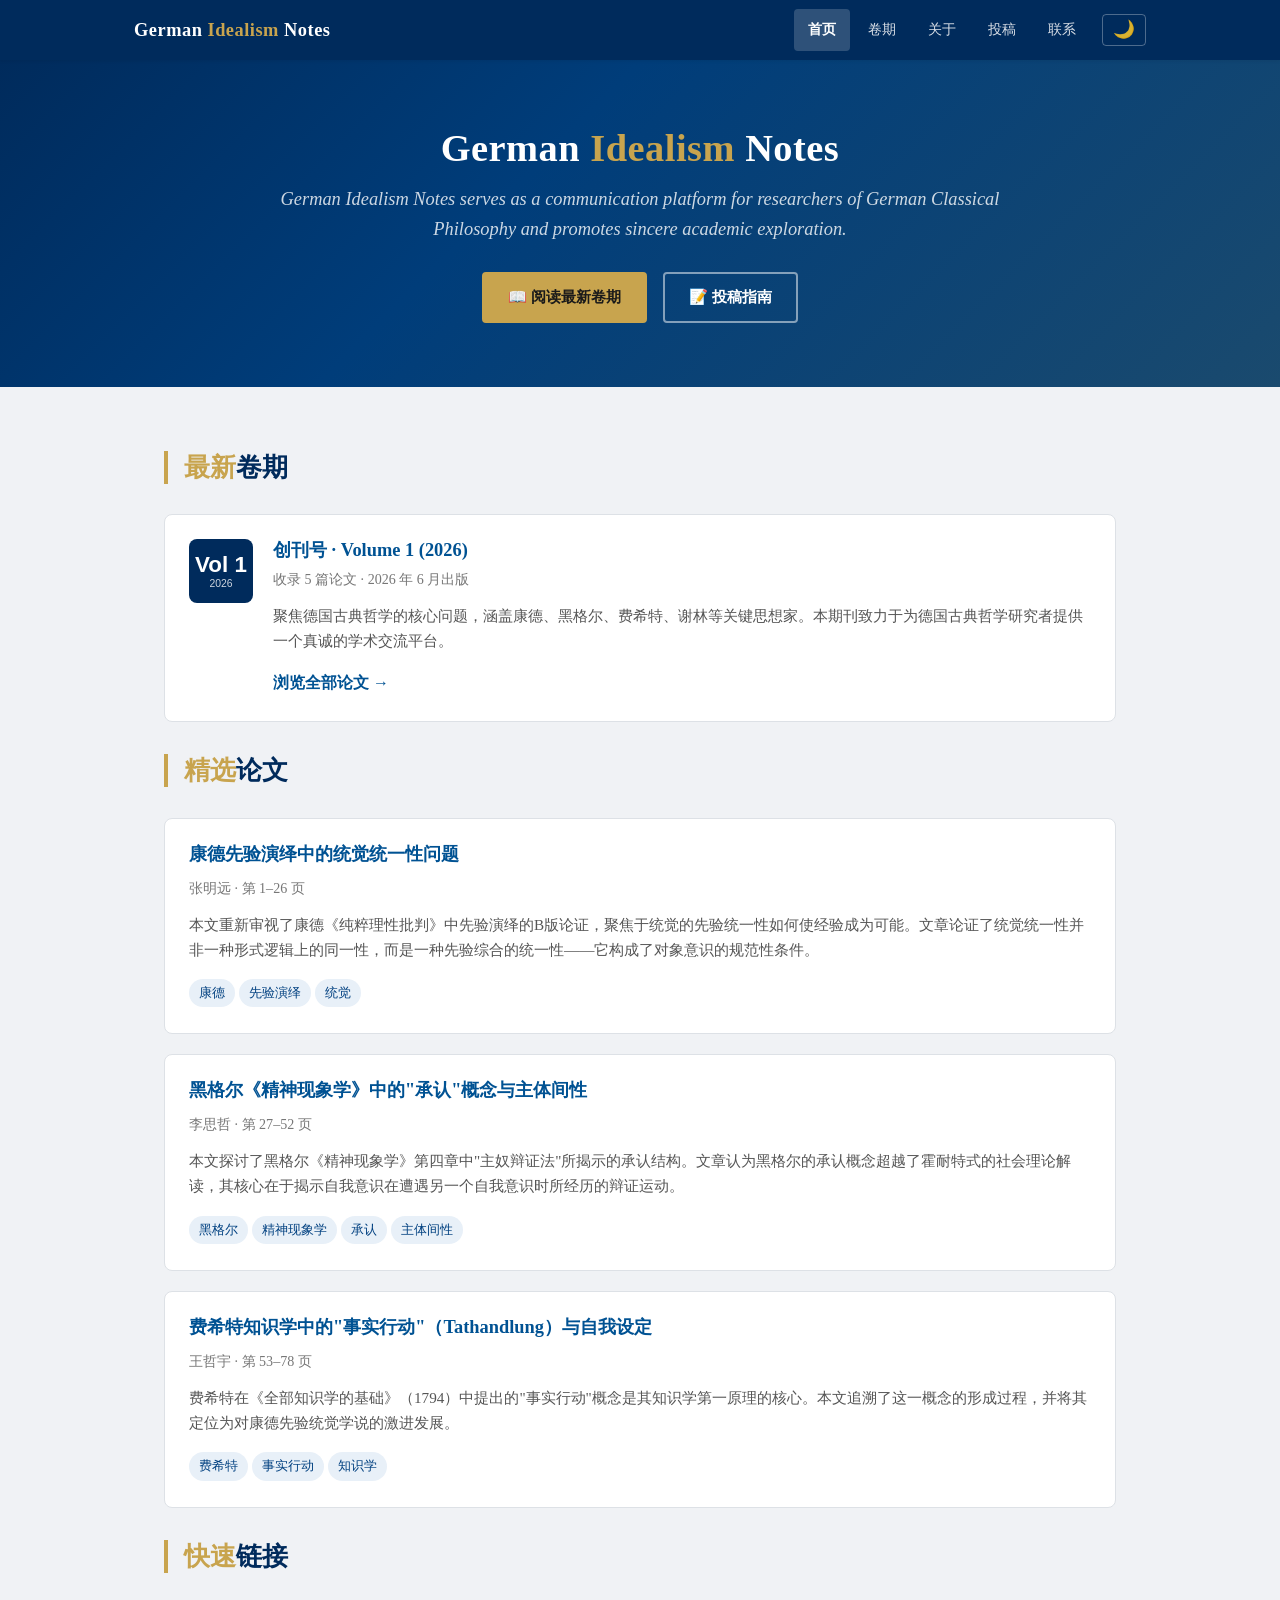
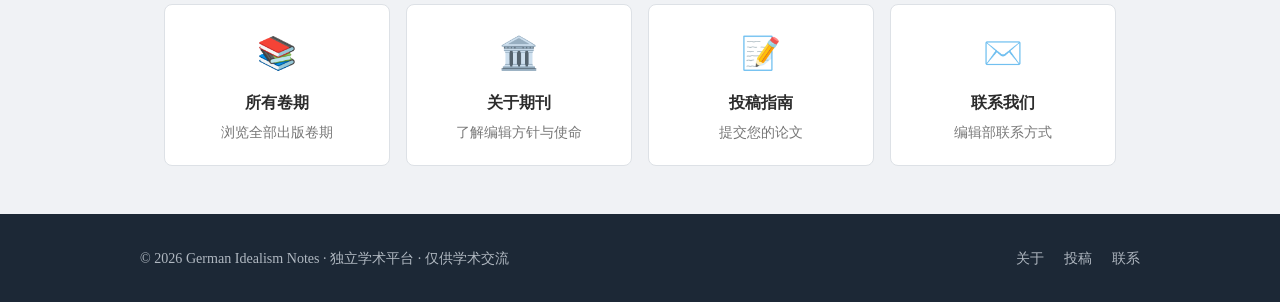
<file: index.html>
<!DOCTYPE html>
<html lang="zh-CN" data-theme="light">
<head>
<meta charset="UTF-8">
<meta name="viewport" content="width=device-width, initial-scale=1.0">
<meta name="description" content="German Idealism Notes — 德国古典哲学独立学术期刊 | An independent academic journal dedicated to German Idealism">
<meta name="keywords" content="German Idealism, Kant, Hegel, Fichte, Schelling, 德国古典哲学, 康德, 黑格尔, 费希特, 谢林, academic journal">
<meta property="og:title" content="German Idealism Notes">
<meta property="og:description" content="德国古典哲学独立学术期刊 · Independent Academic Journal for German Idealism">
<meta property="og:type" content="website">
<title>German Idealism Notes — 德国古典哲学期刊</title>
<link rel="stylesheet" href="css/style.css">
</head>
<body>

<!-- ==================== Header ==================== -->
<header class="site-header">
  <div class="header-inner">
    <a href="index.html" class="site-title">German <span>Idealism</span> Notes</a>
    <button class="hamburger" id="hamburger" aria-label="菜单" aria-expanded="false">☰</button>
    <nav class="site-nav" id="site-nav">
      <a href="index.html" class="active">首页</a>
      <a href="issues.html">卷期</a>
      <a href="about.html">关于</a>
      <a href="submission.html">投稿</a>
      <a href="contact.html">联系</a>
      <button class="theme-toggle" id="theme-toggle" aria-label="切换暗色模式">🌙</button>
    </nav>
  </div>
</header>

<!-- ==================== Hero ==================== -->
<section class="hero">
  <div class="hero-inner">
    <h1>German <span>Idealism</span> Notes</h1>
    <p class="subtitle">
      German Idealism Notes serves as a communication platform for researchers of German Classical Philosophy and promotes sincere academic exploration.
    </p>
    <div class="hero-actions">
      <a href="issue-1.html" class="btn btn-primary">📖 阅读最新卷期</a>
      <a href="submission.html" class="btn btn-outline">📝 投稿指南</a>
    </div>
  </div>
</section>

<!-- ==================== Main ==================== -->
<main class="main-content">

  <!-- 最新卷期 -->
  <section>
    <h2 class="section-title"><span>最新</span>卷期</h2>
    <div class="card issue-card">
      <div class="issue-number">
        Vol 1<br><small>2026</small>
      </div>
      <div class="issue-info">
        <h3><a href="issue-1.html">创刊号 · Volume 1 (2026)</a></h3>
        <p class="meta">收录 5 篇论文 · 2026 年 6 月出版</p>
        <p class="abstract">聚焦德国古典哲学的核心问题，涵盖康德、黑格尔、费希特、谢林等关键思想家。本期刊致力于为德国古典哲学研究者提供一个真诚的学术交流平台。</p>
        <a href="issue-1.html" class="btn-link">浏览全部论文 →</a>
      </div>
    </div>
  </section>

  <!-- 精选论文 -->
  <section>
    <h2 class="section-title"><span>精选</span>论文</h2>

    <div class="card">
      <h3><a href="issue-1.html">康德先验演绎中的统觉统一性问题</a></h3>
      <p class="meta">张明远 · 第 1–26 页</p>
      <p class="abstract">本文重新审视了康德《纯粹理性批判》中先验演绎的B版论证，聚焦于统觉的先验统一性如何使经验成为可能。文章论证了统觉统一性并非一种形式逻辑上的同一性，而是一种先验综合的统一性——它构成了对象意识的规范性条件。</p>
      <div>
        <span class="tag">康德</span><span class="tag">先验演绎</span><span class="tag">统觉</span>
      </div>
    </div>

    <div class="card">
      <h3><a href="issue-1.html">黑格尔《精神现象学》中的"承认"概念与主体间性</a></h3>
      <p class="meta">李思哲 · 第 27–52 页</p>
      <p class="abstract">本文探讨了黑格尔《精神现象学》第四章中"主奴辩证法"所揭示的承认结构。文章认为黑格尔的承认概念超越了霍耐特式的社会理论解读，其核心在于揭示自我意识在遭遇另一个自我意识时所经历的辩证运动。</p>
      <div>
        <span class="tag">黑格尔</span><span class="tag">精神现象学</span><span class="tag">承认</span><span class="tag">主体间性</span>
      </div>
    </div>

    <div class="card">
      <h3><a href="issue-1.html">费希特知识学中的"事实行动"（Tathandlung）与自我设定</a></h3>
      <p class="meta">王哲宇 · 第 53–78 页</p>
      <p class="abstract">费希特在《全部知识学的基础》（1794）中提出的"事实行动"概念是其知识学第一原理的核心。本文追溯了这一概念的形成过程，并将其定位为对康德先验统觉学说的激进发展。</p>
      <div>
        <span class="tag">费希特</span><span class="tag">事实行动</span><span class="tag">知识学</span>
      </div>
    </div>
  </section>

  <!-- 快速链接 -->
  <section>
    <h2 class="section-title"><span>快速</span>链接</h2>
    <div class="quick-links">
      <a href="issues.html" class="quick-link-card">
        <div class="icon">📚</div>
        <div class="label">所有卷期</div>
        <div class="desc">浏览全部出版卷期</div>
      </a>
      <a href="about.html" class="quick-link-card">
        <div class="icon">🏛️</div>
        <div class="label">关于期刊</div>
        <div class="desc">了解编辑方针与使命</div>
      </a>
      <a href="submission.html" class="quick-link-card">
        <div class="icon">📝</div>
        <div class="label">投稿指南</div>
        <div class="desc">提交您的论文</div>
      </a>
      <a href="contact.html" class="quick-link-card">
        <div class="icon">✉️</div>
        <div class="label">联系我们</div>
        <div class="desc">编辑部联系方式</div>
      </a>
    </div>
  </section>

</main>

<!-- ==================== Footer ==================== -->
<footer class="site-footer">
  <div class="footer-inner">
    <span>© 2026 German Idealism Notes · 独立学术平台 · 仅供学术交流</span>
    <div class="footer-links">
      <a href="about.html">关于</a>
      <a href="submission.html">投稿</a>
      <a href="contact.html">联系</a>
    </div>
  </div>
</footer>

<button class="back-to-top" id="back-to-top" aria-label="回到顶部" title="回到顶部">↑</button>

<script src="js/main.js"></script>
</body>
</html>
</file>
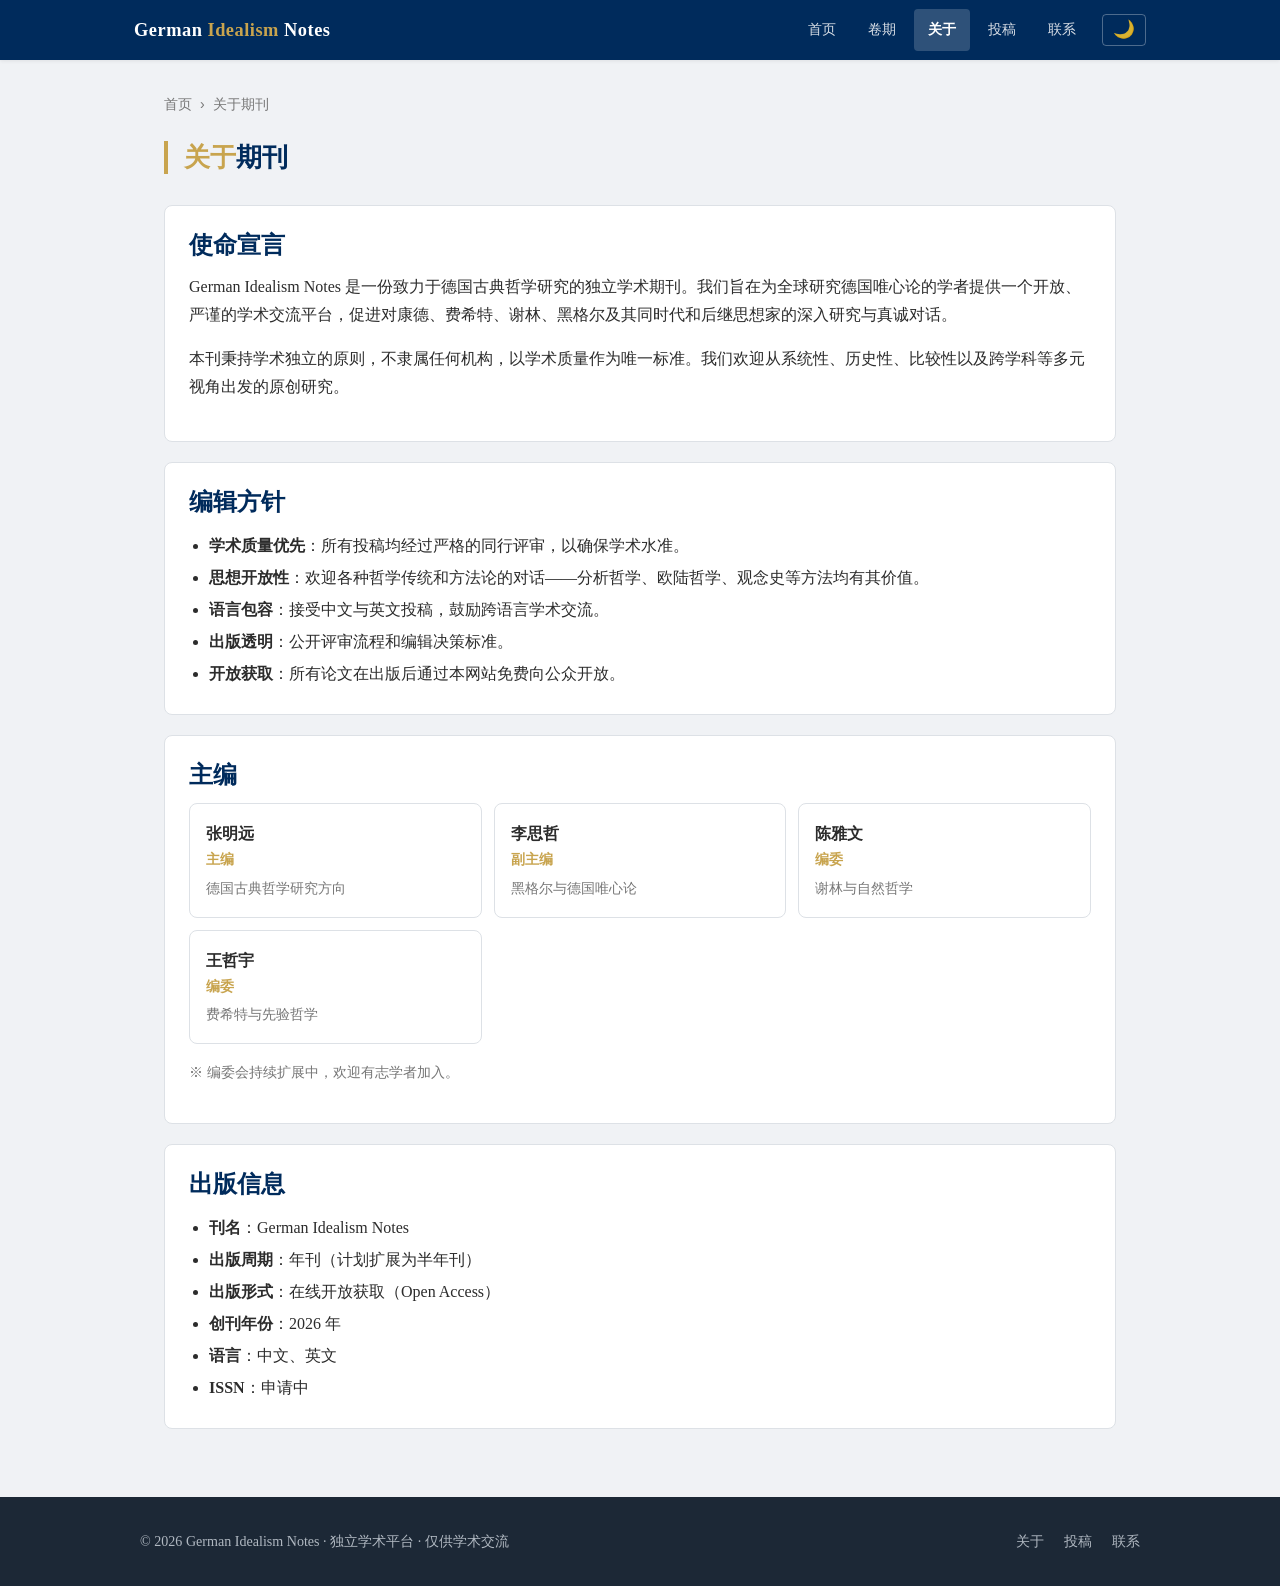
<file: about.html>
<!DOCTYPE html>
<html lang="zh-CN" data-theme="light">
<head>
<meta charset="UTF-8">
<meta name="viewport" content="width=device-width, initial-scale=1.0">
<meta name="description" content="关于 German Idealism Notes —— 德国古典哲学独立学术期刊">
<meta property="og:title" content="关于 — German Idealism Notes">
<title>关于期刊 — German Idealism Notes</title>
<link rel="stylesheet" href="css/style.css">
</head>
<body>

<header class="site-header">
  <div class="header-inner">
    <a href="index.html" class="site-title">German <span>Idealism</span> Notes</a>
    <button class="hamburger" id="hamburger" aria-label="菜单" aria-expanded="false">☰</button>
    <nav class="site-nav" id="site-nav">
      <a href="index.html">首页</a>
      <a href="issues.html">卷期</a>
      <a href="about.html" class="active">关于</a>
      <a href="submission.html">投稿</a>
      <a href="contact.html">联系</a>
      <button class="theme-toggle" id="theme-toggle" aria-label="切换暗色模式">🌙</button>
    </nav>
  </div>
</header>

<main class="main-content">

  <nav class="breadcrumb">
    <a href="index.html">首页</a><span>›</span>关于期刊
  </nav>

  <h1 class="section-title"><span>关于</span>期刊</h1>

  <div class="card">
    <h2 style="margin-top:0;">使命宣言</h2>
    <p>German Idealism Notes 是一份致力于德国古典哲学研究的独立学术期刊。我们旨在为全球研究德国唯心论的学者提供一个开放、严谨的学术交流平台，促进对康德、费希特、谢林、黑格尔及其同时代和后继思想家的深入研究与真诚对话。</p>
    <p>本刊秉持学术独立的原则，不隶属任何机构，以学术质量作为唯一标准。我们欢迎从系统性、历史性、比较性以及跨学科等多元视角出发的原创研究。</p>
  </div>

  <div class="card">
    <h2 style="margin-top:0;">编辑方针</h2>
    <ul style="padding-left:20px;line-height:2;">
      <li><strong>学术质量优先</strong>：所有投稿均经过严格的同行评审，以确保学术水准。</li>
      <li><strong>思想开放性</strong>：欢迎各种哲学传统和方法论的对话——分析哲学、欧陆哲学、观念史等方法均有其价值。</li>
      <li><strong>语言包容</strong>：接受中文与英文投稿，鼓励跨语言学术交流。</li>
      <li><strong>出版透明</strong>：公开评审流程和编辑决策标准。</li>
      <li><strong>开放获取</strong>：所有论文在出版后通过本网站免费向公众开放。</li>
    </ul>
  </div>

  <div class="card">
    <h2 style="margin-top:0;">主编</h2>
    <ul class="editorial-list">
      <li>
        <div class="name">张明远</div>
        <div class="role">主编</div>
        <div class="affiliation">德国古典哲学研究方向</div>
      </li>
      <li>
        <div class="name">李思哲</div>
        <div class="role">副主编</div>
        <div class="affiliation">黑格尔与德国唯心论</div>
      </li>
      <li>
        <div class="name">陈雅文</div>
        <div class="role">编委</div>
        <div class="affiliation">谢林与自然哲学</div>
      </li>
      <li>
        <div class="name">王哲宇</div>
        <div class="role">编委</div>
        <div class="affiliation">费希特与先验哲学</div>
      </li>
    </ul>
    <p style="font-size:0.88rem;color:var(--color-text-muted);margin-top:16px;">※ 编委会持续扩展中，欢迎有志学者加入。</p>
  </div>

  <div class="card">
    <h2 style="margin-top:0;">出版信息</h2>
    <ul style="padding-left:20px;line-height:2;">
      <li><strong>刊名</strong>：German Idealism Notes</li>
      <li><strong>出版周期</strong>：年刊（计划扩展为半年刊）</li>
      <li><strong>出版形式</strong>：在线开放获取（Open Access）</li>
      <li><strong>创刊年份</strong>：2026 年</li>
      <li><strong>语言</strong>：中文、英文</li>
      <li><strong>ISSN</strong>：申请中</li>
    </ul>
  </div>

</main>

<footer class="site-footer">
  <div class="footer-inner">
    <span>© 2026 German Idealism Notes · 独立学术平台 · 仅供学术交流</span>
    <div class="footer-links">
      <a href="about.html">关于</a>
      <a href="submission.html">投稿</a>
      <a href="contact.html">联系</a>
    </div>
  </div>
</footer>

<button class="back-to-top" id="back-to-top" aria-label="回到顶部" title="回到顶部">↑</button>

<script src="js/main.js"></script>
</body>
</html>
</file>
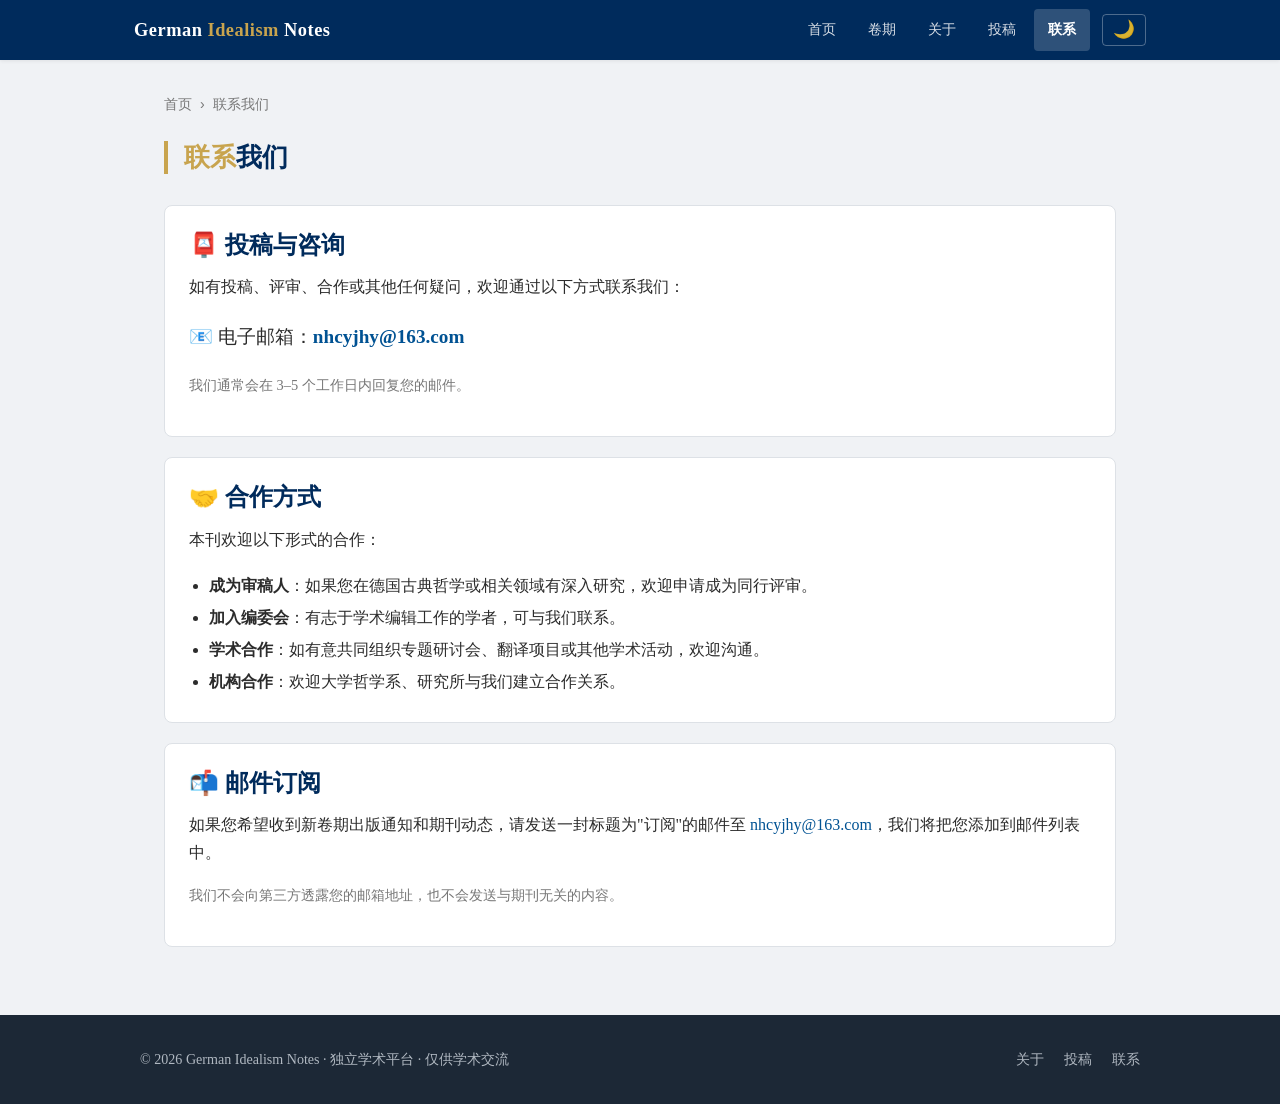
<file: contact.html>
<!DOCTYPE html>
<html lang="zh-CN" data-theme="light">
<head>
<meta charset="UTF-8">
<meta name="viewport" content="width=device-width, initial-scale=1.0">
<meta name="description" content="联系 German Idealism Notes 编辑部">
<meta property="og:title" content="联系我们 — German Idealism Notes">
<title>联系我们 — German Idealism Notes</title>
<link rel="stylesheet" href="css/style.css">
</head>
<body>

<header class="site-header">
  <div class="header-inner">
    <a href="index.html" class="site-title">German <span>Idealism</span> Notes</a>
    <button class="hamburger" id="hamburger" aria-label="菜单" aria-expanded="false">☰</button>
    <nav class="site-nav" id="site-nav">
      <a href="index.html">首页</a>
      <a href="issues.html">卷期</a>
      <a href="about.html">关于</a>
      <a href="submission.html">投稿</a>
      <a href="contact.html" class="active">联系</a>
      <button class="theme-toggle" id="theme-toggle" aria-label="切换暗色模式">🌙</button>
    </nav>
  </div>
</header>

<main class="main-content">

  <nav class="breadcrumb">
    <a href="index.html">首页</a><span>›</span>联系我们
  </nav>

  <h1 class="section-title"><span>联系</span>我们</h1>

  <div class="card">
    <h2 style="margin-top:0;">📮 投稿与咨询</h2>
    <p>如有投稿、评审、合作或其他任何疑问，欢迎通过以下方式联系我们：</p>
    <p style="font-size:1.2rem;margin:1em 0;">
      📧 电子邮箱：<strong><a href="mailto:nhcyjhy@163.com">nhcyjhy@163.com</a></strong>
    </p>
    <p style="color:var(--color-text-muted);font-size:0.9rem;">
      我们通常会在 3–5 个工作日内回复您的邮件。
    </p>
  </div>

  <div class="card">
    <h2 style="margin-top:0;">🤝 合作方式</h2>
    <p>本刊欢迎以下形式的合作：</p>
    <ul style="padding-left:20px;line-height:2;">
      <li><strong>成为审稿人</strong>：如果您在德国古典哲学或相关领域有深入研究，欢迎申请成为同行评审。</li>
      <li><strong>加入编委会</strong>：有志于学术编辑工作的学者，可与我们联系。</li>
      <li><strong>学术合作</strong>：如有意共同组织专题研讨会、翻译项目或其他学术活动，欢迎沟通。</li>
      <li><strong>机构合作</strong>：欢迎大学哲学系、研究所与我们建立合作关系。</li>
    </ul>
  </div>

  <div class="card">
    <h2 style="margin-top:0;">📬 邮件订阅</h2>
    <p>如果您希望收到新卷期出版通知和期刊动态，请发送一封标题为"订阅"的邮件至 <a href="mailto:nhcyjhy@163.com">nhcyjhy@163.com</a>，我们将把您添加到邮件列表中。</p>
    <p style="color:var(--color-text-muted);font-size:0.9rem;">我们不会向第三方透露您的邮箱地址，也不会发送与期刊无关的内容。</p>
  </div>

</main>

<footer class="site-footer">
  <div class="footer-inner">
    <span>© 2026 German Idealism Notes · 独立学术平台 · 仅供学术交流</span>
    <div class="footer-links">
      <a href="about.html">关于</a>
      <a href="submission.html">投稿</a>
      <a href="contact.html">联系</a>
    </div>
  </div>
</footer>

<button class="back-to-top" id="back-to-top" aria-label="回到顶部" title="回到顶部">↑</button>

<script src="js/main.js"></script>
</body>
</html>
</file>
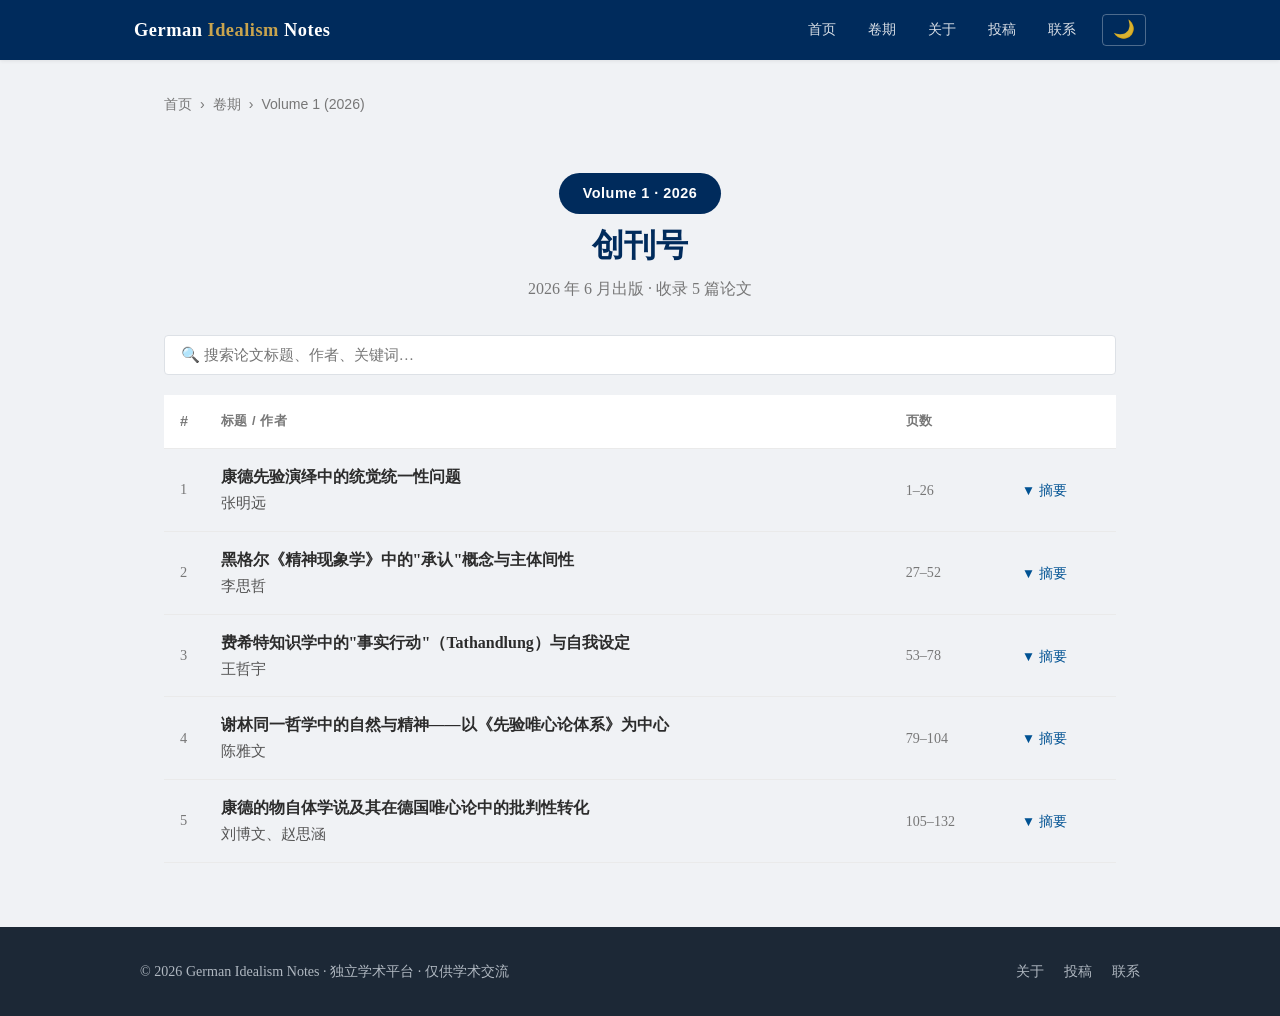
<file: issue-1.html>
<!DOCTYPE html>
<html lang="zh-CN" data-theme="light">
<head>
<meta charset="UTF-8">
<meta name="viewport" content="width=device-width, initial-scale=1.0">
<meta name="description" content="Volume 1 (2026) — German Idealism Notes 创刊号：康德、黑格尔、费希特、谢林研究论文">
<meta property="og:title" content="Volume 1 (2026) — German Idealism Notes">
<meta property="og:description" content="创刊号 · 收录5篇德国古典哲学研究论文">
<title>Volume 1 (2026) — German Idealism Notes</title>
<link rel="stylesheet" href="css/style.css">
</head>
<body>

<header class="site-header">
  <div class="header-inner">
    <a href="index.html" class="site-title">German <span>Idealism</span> Notes</a>
    <button class="hamburger" id="hamburger" aria-label="菜单" aria-expanded="false">☰</button>
    <nav class="site-nav" id="site-nav">
      <a href="index.html">首页</a>
      <a href="issues.html">卷期</a>
      <a href="about.html">关于</a>
      <a href="submission.html">投稿</a>
      <a href="contact.html">联系</a>
      <button class="theme-toggle" id="theme-toggle" aria-label="切换暗色模式">🌙</button>
    </nav>
  </div>
</header>

<main class="main-content">

  <nav class="breadcrumb">
    <a href="index.html">首页</a><span>›</span><a href="issues.html">卷期</a><span>›</span>Volume 1 (2026)
  </nav>

  <!-- 卷期标题 -->
  <div class="issue-header">
    <div class="vol-badge">Volume 1 · 2026</div>
    <h1>创刊号</h1>
    <p class="issue-date">2026 年 6 月出版 · 收录 5 篇论文</p>
  </div>

  <!-- 搜索框 -->
  <div style="margin-bottom:20px;">
    <input type="text" id="article-search" placeholder="🔍 搜索论文标题、作者、关键词…" style="width:100%;padding:10px 16px;border:1px solid var(--color-border);border-radius:var(--radius-sm);font-size:0.95rem;background:var(--color-surface);color:var(--color-text);font-family:inherit;transition:border-color var(--transition);">
  </div>

  <!-- 论文列表 -->
  <table class="article-table">
    <thead>
      <tr>
        <th class="num">#</th>
        <th>标题 / 作者</th>
        <th>页数</th>
        <th></th>
      </tr>
    </thead>
    <tbody>
      <tr>
        <td class="num">1</td>
        <td>
          <div class="title-col">
            <a href="#">康德先验演绎中的统觉统一性问题</a>
          </div>
          <div class="authors-col">张明远</div>
        </td>
        <td class="pages-col">1–26</td>
        <td><span class="abstract-toggle" data-target="abs-1">▼ 摘要</span></td>
      </tr>
      <tr class="abstract-row" id="abs-1" style="display:none;">
        <td colspan="4">
          <div class="abstract-content">
            <strong>摘要：</strong>本文重新审视了康德《纯粹理性批判》中先验演绎的B版论证，聚焦于统觉的先验统一性如何使经验成为可能。文章论证了统觉统一性并非一种形式逻辑上的同一性，而是一种先验综合的统一性——它构成了对象意识的规范性条件。通过分析康德在§15-§20中的论证结构，本文指出统觉统一性作为"我思"的伴随性特征，必须被理解为一种自发性行为而非被动的接受性。这一解读为回应当代心灵哲学中关于自我意识的争论提供了新的视角。
            <div style="margin-top:10px;">
              <strong>英文标题：</strong>The Problem of Apperception Unity in Kant's Transcendental Deduction<br>
              <strong>关键词：</strong>
              <span class="tag">康德</span><span class="tag">先验演绎</span><span class="tag">统觉</span><span class="tag">自我意识</span><span class="tag">先验哲学</span>
            </div>
            <div style="margin-top:12px;">
              <strong>引用格式：</strong>
              <button class="copy-btn">📋 复制</button>
              <div class="cite-block">张明远，〈康德先验演绎中的统觉统一性问题〉，《German Idealism Notes》，第1卷（2026），第1–26页。</div>
            </div>
          </div>
        </td>
      </tr>

      <tr>
        <td class="num">2</td>
        <td>
          <div class="title-col">
            <a href="#">黑格尔《精神现象学》中的"承认"概念与主体间性</a>
          </div>
          <div class="authors-col">李思哲</div>
        </td>
        <td class="pages-col">27–52</td>
        <td><span class="abstract-toggle" data-target="abs-2">▼ 摘要</span></td>
      </tr>
      <tr class="abstract-row" id="abs-2" style="display:none;">
        <td colspan="4">
          <div class="abstract-content">
            <strong>摘要：</strong>本文探讨了黑格尔《精神现象学》第四章中"主奴辩证法"所揭示的承认结构。文章认为，黑格尔的承认概念超越了霍耐特式的社会理论解读，其核心在于揭示自我意识在遭遇另一个自我意识时所经历的辩证运动——这种运动不仅是社会关系的建构，更是理性自身的本体论结构。通过对"为承认而斗争"这一命题的重构，本文论证了相互承认是自由得以实现的必要条件。
            <div style="margin-top:10px;">
              <strong>英文标题：</strong>The Concept of Recognition and Intersubjectivity in Hegel's Phenomenology of Spirit<br>
              <strong>关键词：</strong>
              <span class="tag">黑格尔</span><span class="tag">精神现象学</span><span class="tag">承认</span><span class="tag">主体间性</span><span class="tag">主奴辩证法</span>
            </div>
            <div style="margin-top:12px;">
              <strong>引用格式：</strong>
              <button class="copy-btn">📋 复制</button>
              <div class="cite-block">李思哲，〈黑格尔《精神现象学》中的"承认"概念与主体间性〉，《German Idealism Notes》，第1卷（2026），第27–52页。</div>
            </div>
          </div>
        </td>
      </tr>

      <tr>
        <td class="num">3</td>
        <td>
          <div class="title-col">
            <a href="#">费希特知识学中的"事实行动"（Tathandlung）与自我设定</a>
          </div>
          <div class="authors-col">王哲宇</div>
        </td>
        <td class="pages-col">53–78</td>
        <td><span class="abstract-toggle" data-target="abs-3">▼ 摘要</span></td>
      </tr>
      <tr class="abstract-row" id="abs-3" style="display:none;">
        <td colspan="4">
          <div class="abstract-content">
            <strong>摘要：</strong>费希特在《全部知识学的基础》（1794）中提出的"事实行动"（Tathandlung）概念，是其知识学的第一原理的核心。本文追溯了这一概念在费希特早期著作中的形成过程，并将其定位为对康德先验统觉学说的激进发展。文章论证了，通过将自我的自我设定理解为一种前反思的行动——而非一种事实（Tatsache）——费希特开辟了德国唯心论从主观唯心论向客观唯心论过渡的道路。
            <div style="margin-top:10px;">
              <strong>英文标题：</strong>Tathandlung and Self-Positing in Fichte's Wissenschaftslehre<br>
              <strong>关键词：</strong>
              <span class="tag">费希特</span><span class="tag">事实行动</span><span class="tag">知识学</span><span class="tag">自我设定</span><span class="tag">德国唯心论</span>
            </div>
            <div style="margin-top:12px;">
              <strong>引用格式：</strong>
              <button class="copy-btn">📋 复制</button>
              <div class="cite-block">王哲宇，〈费希特知识学中的"事实行动"（Tathandlung）与自我设定〉，《German Idealism Notes》，第1卷（2026），第53–78页。</div>
            </div>
          </div>
        </td>
      </tr>

      <tr>
        <td class="num">4</td>
        <td>
          <div class="title-col">
            <a href="#">谢林同一哲学中的自然与精神——以《先验唯心论体系》为中心</a>
          </div>
          <div class="authors-col">陈雅文</div>
        </td>
        <td class="pages-col">79–104</td>
        <td><span class="abstract-toggle" data-target="abs-4">▼ 摘要</span></td>
      </tr>
      <tr class="abstract-row" id="abs-4" style="display:none;">
        <td colspan="4">
          <div class="abstract-content">
            <strong>摘要：</strong>谢林的《先验唯心论体系》（1800）代表了德国古典哲学中连接费希特与黑格尔的关键环节。本文聚焦于谢林如何通过"自然-精神"的平行论来克服费希特的主观唯心论局限。文章论证了，谢林的同一哲学并非简单的泛神论或自然哲学，而是一种试图在主体与客体、自由与必然之间建立思辨统一的宏大尝试。艺术在谢林体系中被赋予的终结性地位——作为"哲学的唯一真实永恒的器官"——揭示了理性自身的界限。
            <div style="margin-top:10px;">
              <strong>英文标题：</strong>Nature and Spirit in Schelling's Identity Philosophy<br>
              <strong>关键词：</strong>
              <span class="tag">谢林</span><span class="tag">同一哲学</span><span class="tag">先验唯心论</span><span class="tag">自然哲学</span><span class="tag">艺术哲学</span>
            </div>
            <div style="margin-top:12px;">
              <strong>引用格式：</strong>
              <button class="copy-btn">📋 复制</button>
              <div class="cite-block">陈雅文，〈谢林同一哲学中的自然与精神——以《先验唯心论体系》为中心〉，《German Idealism Notes》，第1卷（2026），第79–104页。</div>
            </div>
          </div>
        </td>
      </tr>

      <tr>
        <td class="num">5</td>
        <td>
          <div class="title-col">
            <a href="#">康德的物自体学说及其在德国唯心论中的批判性转化</a>
          </div>
          <div class="authors-col">刘博文、赵思涵</div>
        </td>
        <td class="pages-col">105–132</td>
        <td><span class="abstract-toggle" data-target="abs-5">▼ 摘要</span></td>
      </tr>
      <tr class="abstract-row" id="abs-5" style="display:none;">
        <td colspan="4">
          <div class="abstract-content">
            <strong>摘要：</strong>康德的物自体概念自提出以来就饱受争议。雅各比著名的论断——"没有物自体就无法进入康德哲学，但有了物自体又无法停留在其中"——揭示了这一概念的内在张力。本文系统地梳理了从莱茵霍尔德、迈蒙到费希特、黑格尔对物自体问题的批评与改造，论证了德国唯心论的发展可以被理解为对康德二元论的逐步克服——从费希特的自我一元论到黑格尔的绝对唯心论，物自体的消解过程同时也是一种新的形而上学范式的生成过程。
            <div style="margin-top:10px;">
              <strong>英文标题：</strong>Kant's Doctrine of the Thing-in-Itself and Its Critical Transformation in German Idealism<br>
              <strong>关键词：</strong>
              <span class="tag">康德</span><span class="tag">物自体</span><span class="tag">德国唯心论</span><span class="tag">批判哲学</span><span class="tag">形而上学</span>
            </div>
            <div style="margin-top:12px;">
              <strong>引用格式：</strong>
              <button class="copy-btn">📋 复制</button>
              <div class="cite-block">刘博文、赵思涵，〈康德的物自体学说及其在德国唯心论中的批判性转化〉，《German Idealism Notes》，第1卷（2026），第105–132页。</div>
            </div>
          </div>
        </td>
      </tr>
    </tbody>
  </table>

</main>

<footer class="site-footer">
  <div class="footer-inner">
    <span>© 2026 German Idealism Notes · 独立学术平台 · 仅供学术交流</span>
    <div class="footer-links">
      <a href="about.html">关于</a>
      <a href="submission.html">投稿</a>
      <a href="contact.html">联系</a>
    </div>
  </div>
</footer>

<button class="back-to-top" id="back-to-top" aria-label="回到顶部" title="回到顶部">↑</button>

<script src="js/main.js"></script>
</body>
</html>
</file>
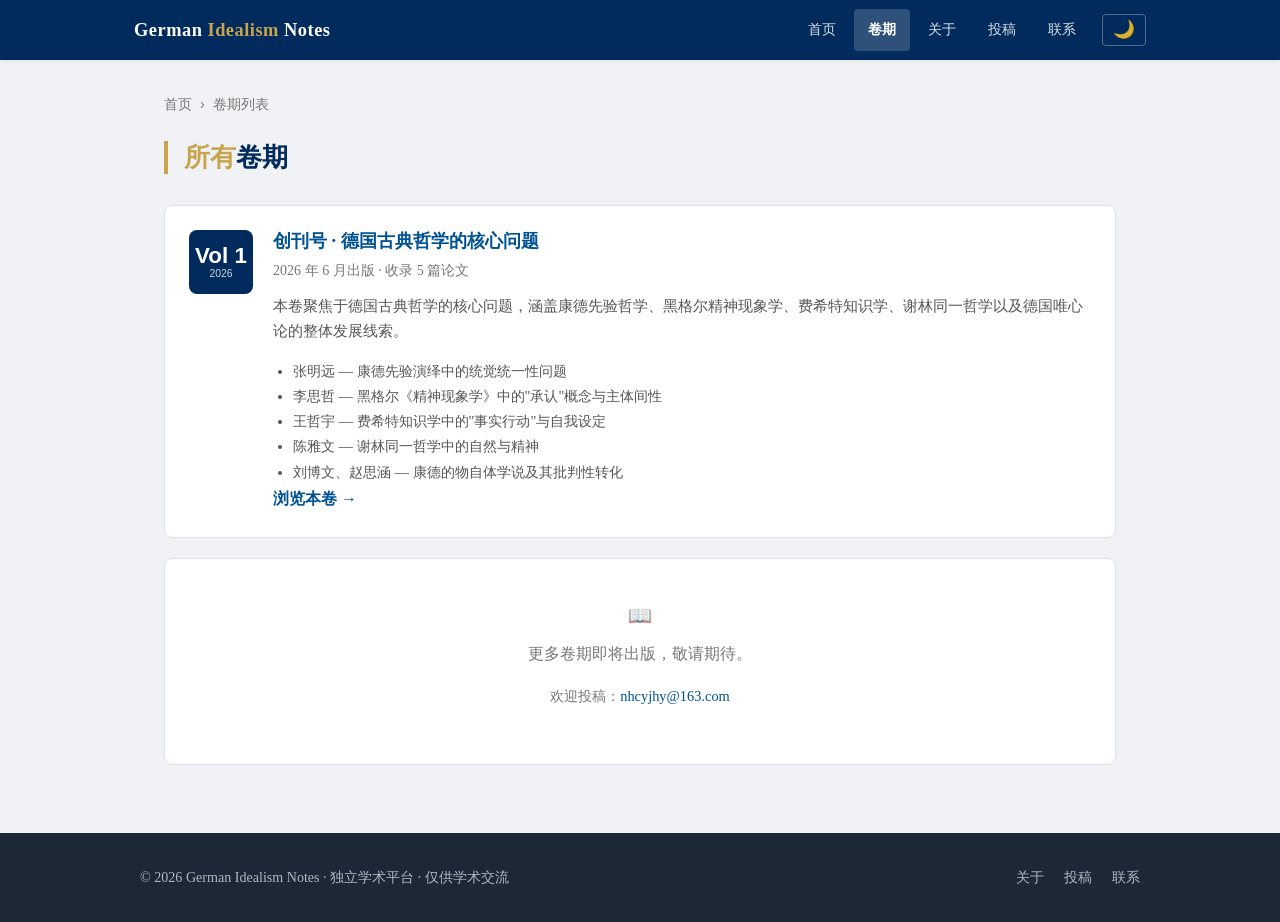
<file: issues.html>
<!DOCTYPE html>
<html lang="zh-CN" data-theme="light">
<head>
<meta charset="UTF-8">
<meta name="viewport" content="width=device-width, initial-scale=1.0">
<meta name="description" content="German Idealism Notes 所有卷期列表">
<meta property="og:title" content="卷期列表 — German Idealism Notes">
<title>卷期列表 — German Idealism Notes</title>
<link rel="stylesheet" href="css/style.css">
</head>
<body>

<header class="site-header">
  <div class="header-inner">
    <a href="index.html" class="site-title">German <span>Idealism</span> Notes</a>
    <button class="hamburger" id="hamburger" aria-label="菜单" aria-expanded="false">☰</button>
    <nav class="site-nav" id="site-nav">
      <a href="index.html">首页</a>
      <a href="issues.html" class="active">卷期</a>
      <a href="about.html">关于</a>
      <a href="submission.html">投稿</a>
      <a href="contact.html">联系</a>
      <button class="theme-toggle" id="theme-toggle" aria-label="切换暗色模式">🌙</button>
    </nav>
  </div>
</header>

<main class="main-content">

  <nav class="breadcrumb">
    <a href="index.html">首页</a><span>›</span>卷期列表
  </nav>

  <h1 class="section-title"><span>所有</span>卷期</h1>

  <div class="card issue-card">
    <div class="issue-number">
      Vol 1<br><small>2026</small>
    </div>
    <div class="issue-info">
      <h3><a href="issue-1.html">创刊号 · 德国古典哲学的核心问题</a></h3>
      <p class="meta">2026 年 6 月出版 · 收录 5 篇论文</p>
      <p class="abstract">本卷聚焦于德国古典哲学的核心问题，涵盖康德先验哲学、黑格尔精神现象学、费希特知识学、谢林同一哲学以及德国唯心论的整体发展线索。</p>
      <ul style="margin-top:10px;font-size:0.9rem;color:var(--color-text-secondary);padding-left:20px;">
        <li>张明远 — 康德先验演绎中的统觉统一性问题</li>
        <li>李思哲 — 黑格尔《精神现象学》中的"承认"概念与主体间性</li>
        <li>王哲宇 — 费希特知识学中的"事实行动"与自我设定</li>
        <li>陈雅文 — 谢林同一哲学中的自然与精神</li>
        <li>刘博文、赵思涵 — 康德的物自体学说及其批判性转化</li>
      </ul>
      <a href="issue-1.html" class="btn-link" style="margin-top:8px;">浏览本卷 →</a>
    </div>
  </div>

  <div class="card" style="text-align:center;padding:40px;color:var(--color-text-muted);">
    <p style="font-size:1.2rem;margin-bottom:8px;">📖</p>
    <p>更多卷期即将出版，敬请期待。</p>
    <p style="font-size:0.9rem;">欢迎投稿：<a href="mailto:nhcyjhy@163.com">nhcyjhy@163.com</a></p>
  </div>

</main>

<footer class="site-footer">
  <div class="footer-inner">
    <span>© 2026 German Idealism Notes · 独立学术平台 · 仅供学术交流</span>
    <div class="footer-links">
      <a href="about.html">关于</a>
      <a href="submission.html">投稿</a>
      <a href="contact.html">联系</a>
    </div>
  </div>
</footer>

<button class="back-to-top" id="back-to-top" aria-label="回到顶部" title="回到顶部">↑</button>

<script src="js/main.js"></script>
</body>
</html>
</file>
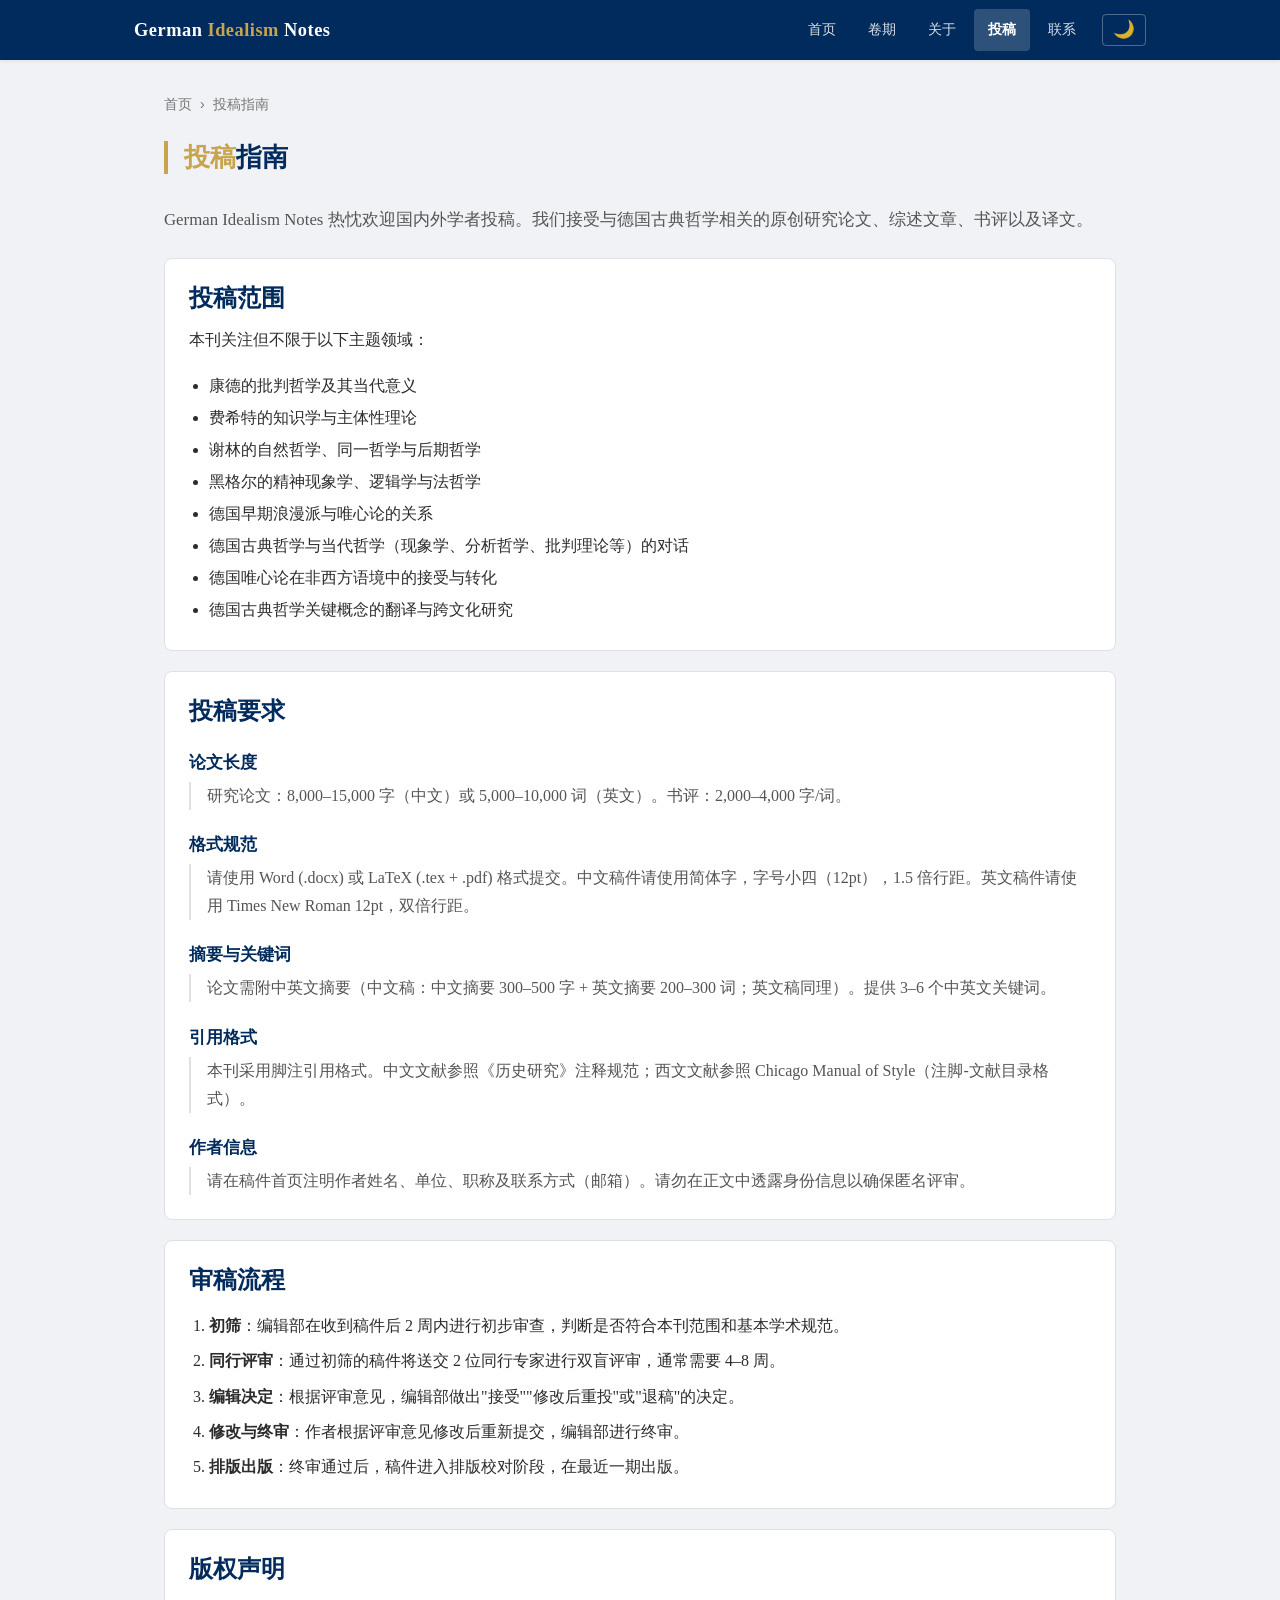
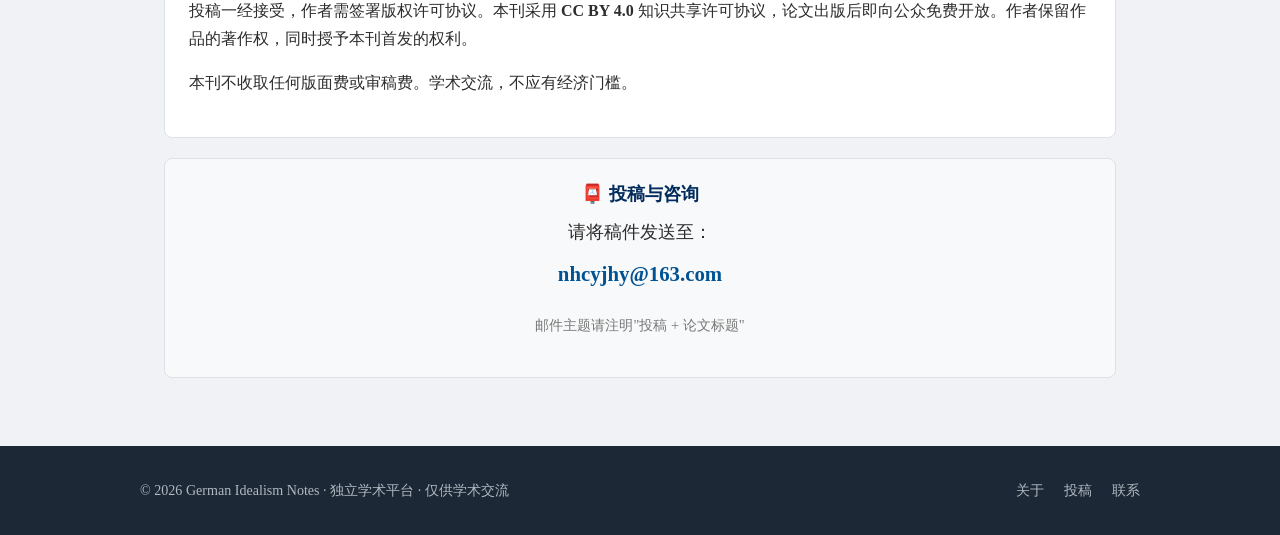
<file: submission.html>
<!DOCTYPE html>
<html lang="zh-CN" data-theme="light">
<head>
<meta charset="UTF-8">
<meta name="viewport" content="width=device-width, initial-scale=1.0">
<meta name="description" content="German Idealism Notes 投稿指南——提交您的德国古典哲学研究论文">
<meta property="og:title" content="投稿指南 — German Idealism Notes">
<title>投稿指南 — German Idealism Notes</title>
<link rel="stylesheet" href="css/style.css">
</head>
<body>

<header class="site-header">
  <div class="header-inner">
    <a href="index.html" class="site-title">German <span>Idealism</span> Notes</a>
    <button class="hamburger" id="hamburger" aria-label="菜单" aria-expanded="false">☰</button>
    <nav class="site-nav" id="site-nav">
      <a href="index.html">首页</a>
      <a href="issues.html">卷期</a>
      <a href="about.html">关于</a>
      <a href="submission.html" class="active">投稿</a>
      <a href="contact.html">联系</a>
      <button class="theme-toggle" id="theme-toggle" aria-label="切换暗色模式">🌙</button>
    </nav>
  </div>
</header>

<main class="main-content">

  <nav class="breadcrumb">
    <a href="index.html">首页</a><span>›</span>投稿指南
  </nav>

  <h1 class="section-title"><span>投稿</span>指南</h1>

  <p style="font-size:1.05rem;color:var(--color-text-secondary);margin-bottom:24px;">
    German Idealism Notes 热忱欢迎国内外学者投稿。我们接受与德国古典哲学相关的原创研究论文、综述文章、书评以及译文。
  </p>

  <div class="card">
    <h2 style="margin-top:0;">投稿范围</h2>
    <p>本刊关注但不限于以下主题领域：</p>
    <ul style="padding-left:20px;line-height:2;">
      <li>康德的批判哲学及其当代意义</li>
      <li>费希特的知识学与主体性理论</li>
      <li>谢林的自然哲学、同一哲学与后期哲学</li>
      <li>黑格尔的精神现象学、逻辑学与法哲学</li>
      <li>德国早期浪漫派与唯心论的关系</li>
      <li>德国古典哲学与当代哲学（现象学、分析哲学、批判理论等）的对话</li>
      <li>德国唯心论在非西方语境中的接受与转化</li>
      <li>德国古典哲学关键概念的翻译与跨文化研究</li>
    </ul>
  </div>

  <div class="card">
    <h2 style="margin-top:0;">投稿要求</h2>
    <dl class="guidelines">
      <dt>论文长度</dt>
      <dd>研究论文：8,000–15,000 字（中文）或 5,000–10,000 词（英文）。书评：2,000–4,000 字/词。</dd>

      <dt>格式规范</dt>
      <dd>请使用 Word (.docx) 或 LaTeX (.tex + .pdf) 格式提交。中文稿件请使用简体字，字号小四（12pt），1.5 倍行距。英文稿件请使用 Times New Roman 12pt，双倍行距。</dd>

      <dt>摘要与关键词</dt>
      <dd>论文需附中英文摘要（中文稿：中文摘要 300–500 字 + 英文摘要 200–300 词；英文稿同理）。提供 3–6 个中英文关键词。</dd>

      <dt>引用格式</dt>
      <dd>本刊采用脚注引用格式。中文文献参照《历史研究》注释规范；西文文献参照 Chicago Manual of Style（注脚-文献目录格式）。</dd>

      <dt>作者信息</dt>
      <dd>请在稿件首页注明作者姓名、单位、职称及联系方式（邮箱）。请勿在正文中透露身份信息以确保匿名评审。</dd>
    </dl>
  </div>

  <div class="card">
    <h2 style="margin-top:0;">审稿流程</h2>
    <ol style="padding-left:20px;line-height:2.2;">
      <li><strong>初筛</strong>：编辑部在收到稿件后 2 周内进行初步审查，判断是否符合本刊范围和基本学术规范。</li>
      <li><strong>同行评审</strong>：通过初筛的稿件将送交 2 位同行专家进行双盲评审，通常需要 4–8 周。</li>
      <li><strong>编辑决定</strong>：根据评审意见，编辑部做出"接受""修改后重投"或"退稿"的决定。</li>
      <li><strong>修改与终审</strong>：作者根据评审意见修改后重新提交，编辑部进行终审。</li>
      <li><strong>排版出版</strong>：终审通过后，稿件进入排版校对阶段，在最近一期出版。</li>
    </ol>
  </div>

  <div class="card">
    <h2 style="margin-top:0;">版权声明</h2>
    <p>投稿一经接受，作者需签署版权许可协议。本刊采用 <strong>CC BY 4.0</strong> 知识共享许可协议，论文出版后即向公众免费开放。作者保留作品的著作权，同时授予本刊首发的权利。</p>
    <p>本刊不收取任何版面费或审稿费。学术交流，不应有经济门槛。</p>
  </div>

  <div class="card" style="text-align:center;background:var(--color-surface-hover);">
    <h3 style="margin-top:0;">📮 投稿与咨询</h3>
    <p style="font-size:1.1rem;margin-bottom:0.5em;">请将稿件发送至：</p>
    <p style="font-size:1.3rem;font-weight:700;color:var(--color-primary);">
      <a href="mailto:nhcyjhy@163.com">nhcyjhy@163.com</a>
    </p>
    <p style="color:var(--color-text-muted);font-size:0.9rem;">邮件主题请注明"投稿 + 论文标题"</p>
  </div>

</main>

<footer class="site-footer">
  <div class="footer-inner">
    <span>© 2026 German Idealism Notes · 独立学术平台 · 仅供学术交流</span>
    <div class="footer-links">
      <a href="about.html">关于</a>
      <a href="submission.html">投稿</a>
      <a href="contact.html">联系</a>
    </div>
  </div>
</footer>

<button class="back-to-top" id="back-to-top" aria-label="回到顶部" title="回到顶部">↑</button>

<script src="js/main.js"></script>
</body>
</html>
</file>
<file: css/style.css>
/* ============================================
   German Idealism Notes — 全局样式
   学术期刊风格 · 响应式 · 暗色模式
   ============================================ */

/* ---------- CSS 变量 (亮色默认) ---------- */
:root {
  --color-primary: #002b5c;
  --color-primary-light: #004080;
  --color-bg: #f0f2f5;
  --color-surface: #ffffff;
  --color-surface-hover: #f8f9fa;
  --color-text: #2c2c2c;
  --color-text-secondary: #555555;
  --color-text-muted: #777777;
  --color-link: #005293;
  --color-link-hover: #003566;
  --color-accent: #c8a44e;
  --color-accent-light: #e8d5a3;
  --color-border: #dde1e6;
  --color-divider: #eaeaea;
  --color-tag-bg: #e8f0f8;
  --color-tag-text: #004080;
  --color-code-bg: #f4f5f6;
  --color-header-bg: #002b5c;
  --color-header-text: #ffffff;
  --color-footer-bg: #1c2836;
  --color-footer-text: #b0b8c1;
  --color-overlay: rgba(0, 0, 0, 0.04);
  --color-hero-bg: linear-gradient(135deg, #002b5c 0%, #003d7a 40%, #1a4a6e 100%);
  --color-shadow: rgba(0, 0, 0, 0.08);
  --color-shadow-lg: rgba(0, 0, 0, 0.12);
  --radius-sm: 4px;
  --radius: 8px;
  --radius-lg: 12px;
  --transition: 0.2s ease;
}

/* ---------- CSS 变量 (暗色模式) ---------- */
html[data-theme="dark"] {
  --color-primary: #1e3a5f;
  --color-primary-light: #2a5080;
  --color-bg: #0f0f1a;
  --color-surface: #1a1a2e;
  --color-surface-hover: #22223a;
  --color-text: #d0d0d8;
  --color-text-secondary: #a0a0b0;
  --color-text-muted: #787888;
  --color-link: #7ab8e0;
  --color-link-hover: #a3d4f5;
  --color-accent: #d4af37;
  --color-accent-light: #5a4a20;
  --color-border: #2a2a40;
  --color-divider: #2a2a40;
  --color-tag-bg: #1e3050;
  --color-tag-text: #8ab8d8;
  --color-code-bg: #232338;
  --color-header-bg: #111122;
  --color-header-text: #e0e0e8;
  --color-footer-bg: #0a0a16;
  --color-footer-text: #808090;
  --color-overlay: rgba(255, 255, 255, 0.02);
  --color-hero-bg: linear-gradient(135deg, #0a0a20 0%, #12122e 40%, #0d1a2d 100%);
  --color-shadow: rgba(0, 0, 0, 0.4);
  --color-shadow-lg: rgba(0, 0, 0, 0.6);
}

/* ============================================
   Reset & Base
   ============================================ */

*, *::before, *::after {
  box-sizing: border-box;
  margin: 0;
  padding: 0;
}

html {
  scroll-behavior: smooth;
  font-size: 16px;
}

body {
  font-family: "Palatino Linotype", "Book Antiqua", Palatino, Georgia, "Times New Roman", serif;
  line-height: 1.75;
  color: var(--color-text);
  background: var(--color-bg);
  min-height: 100vh;
  display: flex;
  flex-direction: column;
  transition: background-color 0.3s ease, color 0.3s ease;
}

/* 确保 body 填满视口 */
body > * {
  flex-shrink: 0;
}

body > main {
  flex: 1 0 auto;
}

/* ============================================
   Typography
   ============================================ */

h1, h2, h3, h4, h5, h6 {
  color: var(--color-primary);
  font-weight: 700;
  line-height: 1.3;
  margin-bottom: 0.5em;
}

html[data-theme="dark"] h1,
html[data-theme="dark"] h2,
html[data-theme="dark"] h3,
html[data-theme="dark"] h4 {
  color: #c8d8e8;
}

h1 { font-size: 2rem; }
h2 { font-size: 1.5rem; margin-top: 2rem; }
h3 { font-size: 1.2rem; margin-top: 1.5rem; }

p { margin-bottom: 1em; }

a {
  color: var(--color-link);
  text-decoration: none;
  transition: color var(--transition);
}

a:hover {
  color: var(--color-link-hover);
  text-decoration: underline;
}

/* ============================================
   Header
   ============================================ */

.site-header {
  background: var(--color-header-bg);
  color: var(--color-header-text);
  padding: 0;
  position: sticky;
  top: 0;
  z-index: 100;
  box-shadow: 0 1px 4px var(--color-shadow);
  transition: background-color 0.3s ease;
}

.header-inner {
  max-width: 1060px;
  margin: 0 auto;
  display: flex;
  align-items: center;
  justify-content: space-between;
  padding: 0 24px;
  height: 60px;
}

.site-title {
  font-size: 1.15rem;
  font-weight: 700;
  color: var(--color-header-text);
  letter-spacing: 0.5px;
  white-space: nowrap;
}

.site-title:hover {
  color: var(--color-accent);
  text-decoration: none;
}

.site-title span {
  color: var(--color-accent);
}

/* 导航 */
.site-nav {
  display: flex;
  align-items: center;
  gap: 4px;
}

.site-nav a {
  color: rgba(255, 255, 255, 0.85);
  padding: 8px 14px;
  border-radius: var(--radius-sm);
  font-size: 0.9rem;
  font-family: -apple-system, BlinkMacSystemFont, "Segoe UI", Roboto, sans-serif;
  transition: background-color var(--transition), color var(--transition);
  white-space: nowrap;
}

.site-nav a:hover,
.site-nav a.active {
  background: rgba(255, 255, 255, 0.12);
  color: #ffffff;
  text-decoration: none;
}

.site-nav a.active {
  background: rgba(255, 255, 255, 0.18);
  font-weight: 600;
}

/* 暗色模式切换按钮 */
.theme-toggle {
  background: none;
  border: 1px solid rgba(255, 255, 255, 0.3);
  color: rgba(255, 255, 255, 0.85);
  cursor: pointer;
  font-size: 1.1rem;
  padding: 6px 10px;
  border-radius: var(--radius-sm);
  margin-left: 8px;
  line-height: 1;
  transition: background-color var(--transition), border-color var(--transition);
}

.theme-toggle:hover {
  background: rgba(255, 255, 255, 0.12);
  border-color: rgba(255, 255, 255, 0.6);
}

/* 汉堡菜单按钮 */
.hamburger {
  display: none;
  background: none;
  border: none;
  color: var(--color-header-text);
  font-size: 1.5rem;
  cursor: pointer;
  padding: 6px;
  line-height: 1;
}

/* ============================================
   Main Content
   ============================================ */

.main-content {
  max-width: 1000px;
  margin: 0 auto;
  padding: 32px 24px 48px;
  width: 100%;
}

/* 主页 hero 是全宽的 */
.hero {
  background: var(--color-hero-bg);
  color: #ffffff;
  padding: 64px 24px;
  text-align: center;
  transition: background 0.3s ease;
}

.hero-inner {
  max-width: 800px;
  margin: 0 auto;
}

.hero h1 {
  color: #ffffff;
  font-size: 2.4rem;
  margin-bottom: 0.3em;
  letter-spacing: 0.5px;
}

html[data-theme="dark"] .hero h1 {
  color: #e8e8f0;
}

.hero h1 span {
  color: var(--color-accent);
}

.hero .subtitle {
  font-size: 1.15rem;
  color: rgba(255, 255, 255, 0.8);
  font-style: italic;
  margin-bottom: 1.5em;
  line-height: 1.6;
}

html[data-theme="dark"] .hero .subtitle {
  color: rgba(255, 255, 255, 0.7);
}

.hero .hero-actions {
  display: flex;
  gap: 16px;
  justify-content: center;
  flex-wrap: wrap;
}

/* ============================================
   Buttons
   ============================================ */

.btn {
  display: inline-block;
  padding: 10px 24px;
  border-radius: var(--radius-sm);
  font-family: -apple-system, BlinkMacSystemFont, "Segoe UI", Roboto, sans-serif;
  font-size: 0.95rem;
  font-weight: 600;
  text-align: center;
  cursor: pointer;
  transition: all var(--transition);
  border: 2px solid transparent;
}

.btn:hover {
  text-decoration: none;
}

.btn-primary {
  background: var(--color-accent);
  color: #1a1a1a;
  border-color: var(--color-accent);
}

.btn-primary:hover {
  background: #d4af37;
  color: #0a0a0a;
}

.btn-outline {
  background: transparent;
  color: #ffffff;
  border-color: rgba(255, 255, 255, 0.5);
}

.btn-outline:hover {
  background: rgba(255, 255, 255, 0.12);
  border-color: #ffffff;
  color: #ffffff;
}

.btn-sm {
  padding: 6px 14px;
  font-size: 0.85rem;
}

.btn-link {
  background: none;
  border: none;
  color: var(--color-link);
  padding: 4px 0;
  font-weight: 600;
  cursor: pointer;
}

.btn-link:hover {
  color: var(--color-link-hover);
  text-decoration: underline;
}

/* ============================================
   Cards
   ============================================ */

.card {
  background: var(--color-surface);
  border: 1px solid var(--color-border);
  border-radius: var(--radius);
  padding: 24px;
  margin-bottom: 20px;
  transition: box-shadow var(--transition), background-color 0.3s ease, border-color 0.3s ease;
}

.card:hover {
  box-shadow: 0 2px 12px var(--color-shadow);
}

.card h3 {
  margin-top: 0;
  font-size: 1.15rem;
}

.card .meta {
  font-size: 0.88rem;
  color: var(--color-text-muted);
  margin-bottom: 0.8em;
}

.card .abstract {
  font-size: 0.95rem;
  color: var(--color-text-secondary);
  line-height: 1.65;
}

/* 卷期卡片 */
.issue-card {
  display: flex;
  align-items: flex-start;
  gap: 20px;
}

.issue-card .issue-number {
  flex-shrink: 0;
  width: 64px;
  height: 64px;
  background: var(--color-primary);
  color: #ffffff;
  border-radius: var(--radius);
  display: flex;
  flex-direction: column;
  align-items: center;
  justify-content: center;
  font-family: -apple-system, BlinkMacSystemFont, "Segoe UI", Roboto, sans-serif;
  font-weight: 700;
  font-size: 1.4rem;
  line-height: 1.1;
}

.issue-card .issue-number small {
  font-size: 0.65rem;
  font-weight: 400;
  opacity: 0.8;
}

.issue-card .issue-info {
  flex: 1;
}

.issue-card .issue-info h3 {
  margin: 0 0 4px;
}

/* ============================================
   Article Table
   ============================================ */

.article-table {
  width: 100%;
  border-collapse: collapse;
  margin: 16px 0;
}

.article-table th,
.article-table td {
  padding: 14px 16px;
  text-align: left;
  border-bottom: 1px solid var(--color-divider);
}

.article-table th {
  font-family: -apple-system, BlinkMacSystemFont, "Segoe UI", Roboto, sans-serif;
  font-size: 0.8rem;
  text-transform: uppercase;
  letter-spacing: 0.6px;
  color: var(--color-text-muted);
  background: var(--color-surface);
  position: sticky;
  top: 60px;
  z-index: 2;
}

.article-table tbody tr {
  transition: background-color var(--transition);
}

.article-table tbody tr:hover {
  background: var(--color-surface-hover);
}

.article-table .num {
  width: 40px;
  color: var(--color-text-muted);
  font-size: 0.9rem;
}

.article-table .title-col {
  font-weight: 600;
}

.article-table .title-col a {
  color: var(--color-text);
}

.article-table .title-col a:hover {
  color: var(--color-link);
}

.article-table .authors-col {
  color: var(--color-text-secondary);
  font-size: 0.92rem;
}

.article-table .pages-col {
  color: var(--color-text-muted);
  font-size: 0.88rem;
}

.article-table .abstract-row td {
  padding: 0 16px 16px;
  border-bottom: 1px solid var(--color-divider);
}

.abstract-toggle {
  cursor: pointer;
  color: var(--color-link);
  font-size: 0.85rem;
  font-family: -apple-system, BlinkMacSystemFont, "Segoe UI", Roboto, sans-serif;
}

.abstract-toggle:hover {
  color: var(--color-link-hover);
}

.abstract-content {
  font-size: 0.93rem;
  color: var(--color-text-secondary);
  line-height: 1.7;
  padding: 12px 0 4px;
  border-top: 1px dashed var(--color-divider);
  margin-top: 8px;
}

/* ============================================
   Tags / Keywords
   ============================================ */

.tag {
  display: inline-block;
  background: var(--color-tag-bg);
  color: var(--color-tag-text);
  padding: 3px 10px;
  border-radius: 999px;
  font-size: 0.8rem;
  font-family: -apple-system, BlinkMacSystemFont, "Segoe UI", Roboto, sans-serif;
  margin: 2px 4px 2px 0;
}

/* ============================================
   Section styling
   ============================================ */

.section-title {
  font-size: 1.6rem;
  border-left: 4px solid var(--color-accent);
  padding-left: 16px;
  margin-bottom: 1.2em;
}

.section-title span {
  color: var(--color-accent);
}

/* ============================================
   Breadcrumb
   ============================================ */

.breadcrumb {
  font-family: -apple-system, BlinkMacSystemFont, "Segoe UI", Roboto, sans-serif;
  font-size: 0.88rem;
  color: var(--color-text-muted);
  margin-bottom: 24px;
}

.breadcrumb a {
  color: var(--color-text-muted);
}

.breadcrumb a:hover {
  color: var(--color-link);
}

.breadcrumb span {
  margin: 0 8px;
}

/* ============================================
   Issue Header
   ============================================ */

.issue-header {
  text-align: center;
  padding: 32px 0 16px;
}

.issue-header .vol-badge {
  display: inline-block;
  background: var(--color-primary);
  color: #ffffff;
  padding: 8px 24px;
  border-radius: 999px;
  font-family: -apple-system, BlinkMacSystemFont, "Segoe UI", Roboto, sans-serif;
  font-size: 0.9rem;
  font-weight: 600;
  letter-spacing: 0.5px;
  margin-bottom: 0.8em;
}

.issue-header h1 {
  font-size: 2rem;
  margin: 0;
}

.issue-header .issue-date {
  color: var(--color-text-muted);
  font-size: 1rem;
  margin-top: 0.5em;
}

/* ============================================
   Quick Links Section (首页)
   ============================================ */

.quick-links {
  display: grid;
  grid-template-columns: repeat(auto-fit, minmax(200px, 1fr));
  gap: 16px;
}

.quick-link-card {
  background: var(--color-surface);
  border: 1px solid var(--color-border);
  border-radius: var(--radius);
  padding: 20px;
  text-align: center;
  transition: all var(--transition);
}

.quick-link-card:hover {
  box-shadow: 0 4px 16px var(--color-shadow);
  transform: translateY(-2px);
  text-decoration: none;
}

.quick-link-card .icon {
  font-size: 2rem;
  margin-bottom: 8px;
}

.quick-link-card .label {
  font-weight: 600;
  color: var(--color-text);
  font-family: -apple-system, BlinkMacSystemFont, "Segoe UI", Roboto, sans-serif;
}

.quick-link-card .desc {
  font-size: 0.85rem;
  color: var(--color-text-muted);
  margin-top: 4px;
}

/* ============================================
   Footer
   ============================================ */

.site-footer {
  background: var(--color-footer-bg);
  color: var(--color-footer-text);
  padding: 32px 24px;
  font-size: 0.88rem;
  transition: background-color 0.3s ease;
}

.footer-inner {
  max-width: 1000px;
  margin: 0 auto;
  display: flex;
  justify-content: space-between;
  align-items: center;
  flex-wrap: wrap;
  gap: 16px;
}

.footer-links {
  display: flex;
  gap: 20px;
}

.footer-links a {
  color: var(--color-footer-text);
  font-family: -apple-system, BlinkMacSystemFont, "Segoe UI", Roboto, sans-serif;
}

.footer-links a:hover {
  color: #ffffff;
}

/* ============================================
   Back to Top
   ============================================ */

.back-to-top {
  position: fixed;
  bottom: 28px;
  right: 28px;
  width: 42px;
  height: 42px;
  background: var(--color-primary);
  color: #ffffff;
  border: none;
  border-radius: 50%;
  font-size: 1.2rem;
  cursor: pointer;
  box-shadow: 0 2px 8px var(--color-shadow-lg);
  opacity: 0;
  transform: translateY(12px);
  transition: opacity 0.3s ease, transform 0.3s ease;
  pointer-events: none;
  z-index: 50;
}

.back-to-top.visible {
  opacity: 1;
  transform: translateY(0);
  pointer-events: auto;
}

.back-to-top:hover {
  background: var(--color-primary-light);
}

/* ============================================
   Submission Guidelines
   ============================================ */

.guidelines dt {
  font-weight: 700;
  color: var(--color-primary);
  margin-top: 1.2em;
  font-size: 1.05rem;
}

html[data-theme="dark"] .guidelines dt {
  color: #c8d8e8;
}

.guidelines dd {
  margin-left: 0;
  margin-top: 0.3em;
  color: var(--color-text-secondary);
  padding-left: 16px;
  border-left: 2px solid var(--color-border);
}

/* ============================================
   Editorial Board
   ============================================ */

.editorial-list {
  list-style: none;
  padding: 0;
  display: grid;
  grid-template-columns: repeat(auto-fit, minmax(280px, 1fr));
  gap: 12px;
}

.editorial-list li {
  background: var(--color-surface);
  border: 1px solid var(--color-border);
  border-radius: var(--radius);
  padding: 16px;
  transition: background-color 0.3s ease;
}

.editorial-list .name {
  font-weight: 700;
  color: var(--color-text);
}

.editorial-list .role {
  font-size: 0.85rem;
  color: var(--color-accent);
  font-family: -apple-system, BlinkMacSystemFont, "Segoe UI", Roboto, sans-serif;
  font-weight: 600;
}

.editorial-list .affiliation {
  font-size: 0.88rem;
  color: var(--color-text-muted);
  margin-top: 4px;
}

/* ============================================
   404 Page
   ============================================ */

.not-found {
  text-align: center;
  padding: 80px 24px;
}

.not-found .code {
  font-size: 6rem;
  font-weight: 700;
  color: var(--color-accent);
  line-height: 1;
  margin-bottom: 0.2em;
}

.not-found h2 {
  margin-top: 0;
}

.not-found p {
  color: var(--color-text-secondary);
  margin-bottom: 2em;
}

/* ============================================
   Citation Copy
   ============================================ */

.cite-block {
  background: var(--color-code-bg);
  border: 1px solid var(--color-border);
  border-radius: var(--radius-sm);
  padding: 14px 18px;
  font-family: "Courier New", Courier, monospace;
  font-size: 0.85rem;
  line-height: 1.6;
  color: var(--color-text-secondary);
  white-space: pre-wrap;
  word-break: break-all;
  margin-top: 8px;
  transition: background-color 0.3s ease;
}

.copy-btn {
  font-family: -apple-system, BlinkMacSystemFont, "Segoe UI", Roboto, sans-serif;
  font-size: 0.8rem;
  background: var(--color-surface);
  border: 1px solid var(--color-border);
  color: var(--color-text-secondary);
  padding: 4px 12px;
  border-radius: var(--radius-sm);
  cursor: pointer;
  float: right;
  transition: all var(--transition);
}

.copy-btn:hover {
  background: var(--color-primary);
  color: #ffffff;
  border-color: var(--color-primary);
}

.copy-btn.copied {
  background: #2e7d32;
  color: #ffffff;
  border-color: #2e7d32;
}

/* ============================================
   Print Styles
   ============================================ */

@media print {
  .site-header,
  .site-footer,
  .back-to-top,
  .theme-toggle,
  .hamburger,
  .hero-actions,
  .quick-links {
    display: none !important;
  }

  body {
    background: #ffffff;
    color: #000000;
    font-size: 12pt;
  }

  .main-content {
    max-width: 100%;
    padding: 0;
  }

  a {
    color: #000000;
    text-decoration: underline;
  }

  .card {
    box-shadow: none;
    border: 1px solid #cccccc;
    break-inside: avoid;
  }
}

/* ============================================
   Responsive: Tablet (640px–1024px)
   ============================================ */

@media (max-width: 1024px) {
  .hero h1 {
    font-size: 2rem;
  }

  .hero .subtitle {
    font-size: 1rem;
  }

  .article-table th,
  .article-table td {
    padding: 10px 12px;
  }
}

/* ============================================
   Responsive: Mobile (< 640px)
   ============================================ */

@media (max-width: 640px) {
  html {
    font-size: 15px;
  }

  /* 汉堡菜单 */
  .hamburger {
    display: block;
  }

  .site-nav {
    display: none;
    position: absolute;
    top: 60px;
    left: 0;
    right: 0;
    background: var(--color-header-bg);
    flex-direction: column;
    padding: 8px 0;
    box-shadow: 0 4px 12px var(--color-shadow);
    z-index: 99;
  }

  .site-nav.open {
    display: flex;
  }

  .site-nav a {
    padding: 12px 24px;
    border-radius: 0;
    width: 100%;
  }

  .theme-toggle {
    margin-left: 4px;
  }

  /* Hero */
  .hero {
    padding: 40px 20px;
  }

  .hero h1 {
    font-size: 1.6rem;
  }

  .hero .hero-actions {
    flex-direction: column;
    gap: 10px;
  }

  /* Main */
  .main-content {
    padding: 20px 16px 32px;
  }

  /* Cards */
  .card {
    padding: 16px;
  }

  .issue-card {
    flex-direction: column;
    align-items: center;
    text-align: center;
  }

  .quick-links {
    grid-template-columns: 1fr 1fr;
    gap: 10px;
  }

  /* Table scroll */
  .article-table {
    display: block;
    overflow-x: auto;
  }

  .article-table th,
  .article-table td {
    padding: 10px 8px;
    font-size: 0.85rem;
  }

  /* Editorial */
  .editorial-list {
    grid-template-columns: 1fr;
  }

  /* Footer */
  .footer-inner {
    flex-direction: column;
    text-align: center;
  }

  .footer-links {
    justify-content: center;
  }

  /* Back to top */
  .back-to-top {
    bottom: 16px;
    right: 16px;
    width: 38px;
    height: 38px;
  }
}
</file>
